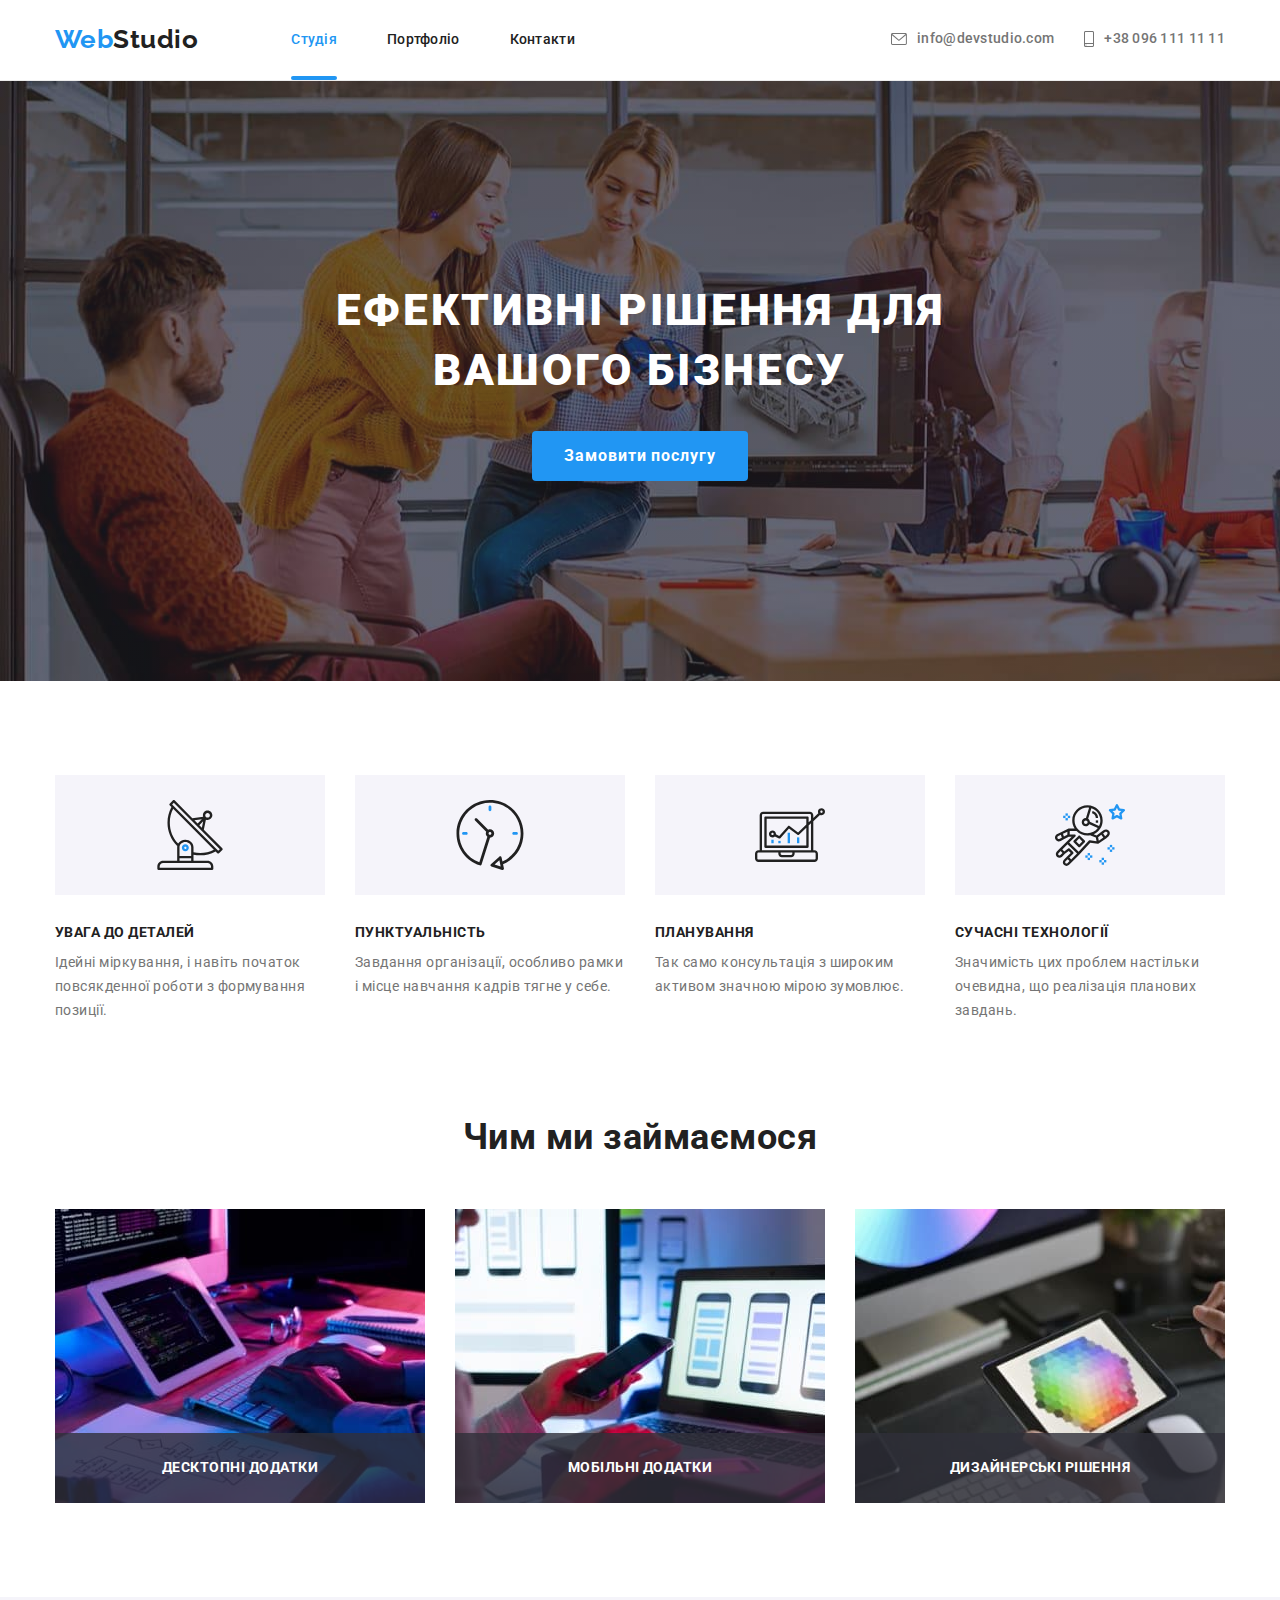
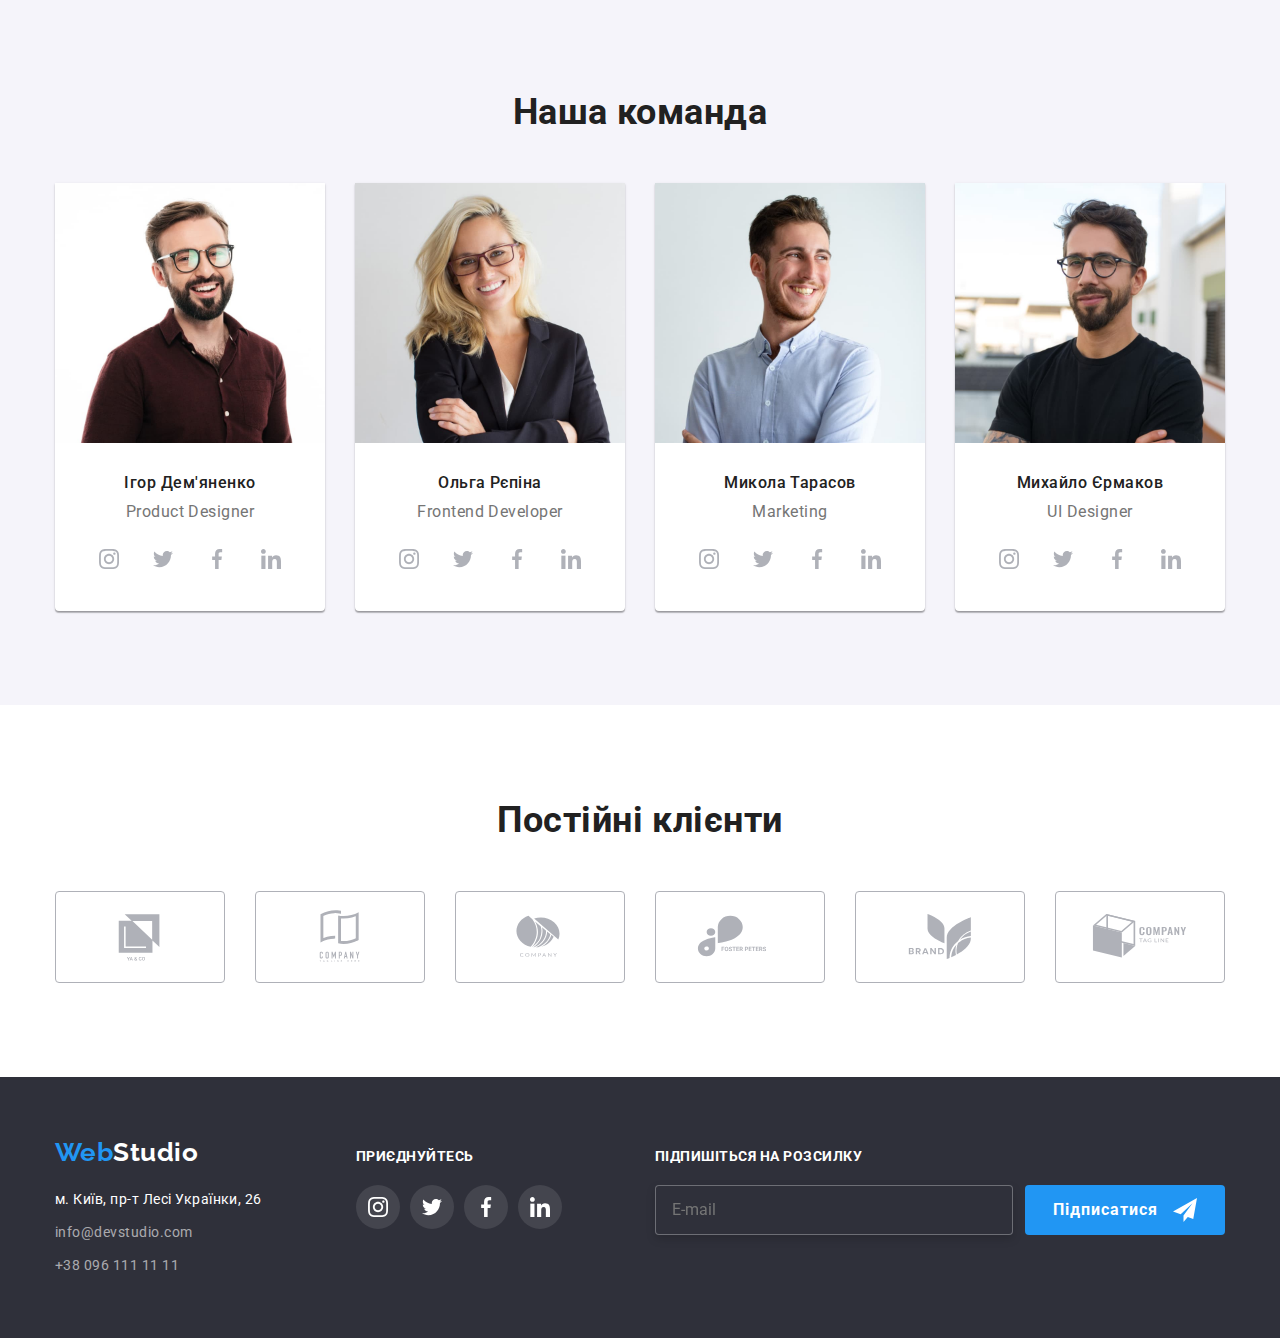
<file: index.html>
<!DOCTYPE html>
<html lang="uk">

<head>
  <meta charset="UTF-8" />
  <meta name="viewport" content="width=device-width, initial-scale=1.0" />
  <title>WebStudio</title>
  <link rel="preconnect" href="https://fonts.googleapis.com">
  <link rel="preconnect" href="https://fonts.gstatic.com" crossorigin>
  <link href="https://fonts.googleapis.com/css2?family=Raleway:wght@700&family=Roboto:wght@400;500;700;900&display=swap"
    rel="stylesheet">
  <link rel="stylesheet" href="https://cdn.jsdelivr.net/npm/modern-normalize@1.1.0/modern-normalize.min.css">
  <link rel="stylesheet" href="./css/main.min.css">
</head>

<body>
  <!-- HEADER -->
  <header class="page-header">
    <div class="container page-header-container">
      <nav class="page-navigation">
        <a class="logo page-navigation__logo link" href="./index.html"><span class="logo__text">Web</span>Studio</a>
        <ul class="menu list">
          <li class="menu__item"><a class="menu__link current link" href="./index.html">Студія</a></li>
          <li class="menu__item"><a class="menu__link link" href="./portfolio.html">Портфоліо</a></li>
          <li class="menu__item"><a class="menu__link link" href="#">Контакти</a></li>
        </ul>
      </nav>
      <ul class="contact-menu list">
        <li class="contact-menu-item"><a class="contact-e-mail link" href="mailto:info@devstudio.com"><svg
              class="contact-icon" width="16px" height="12px">
              <use href="./images/icons.svg#icon-envelope"></use>
            </svg>info@devstudio.com</a>
        </li>
        <li><a class="contact-phone-number link" href="tel:+380961111111"><svg class="contact-icon" width="10px"
              height="16px">
              <use href="./images/icons.svg#icon-smartphone"></use>
            </svg>+38 096 111 11 11</a></li>
      </ul>
    </div>

  </header>
  <main>
    <!-- HERO -->
    <section class="hero">
      <div class="container hero-container">
        <h1 class="hero-title">Ефективні рішення для вашого бізнесу</h1>
        <button class="hero-btn" type="button" data-modal-open>Замовити послугу</button>
      </div>

    </section>
    <!-- ABOUT -->
    <section class="about section">
      <div class="container">
        <h2 class="visually-hidden">Наші переваги</h2>
        <ul class="list about-container">
          <li class="about__list">
            <div class="about-container__icon">
              <svg class="about__icons" aria-label="іконка антени" width="70px" height="70px">
                <use href="./images/icons.svg#icon-antenna"></use>
              </svg>
            </div>
            <h3 class="about__suptitle">УВАГА ДО ДЕТАЛЕЙ</h3>
            <p class="about__text">Ідейні міркування, і навіть початок повсякденної роботи з формування позиції.</p>
          </li>
          <li class="about__list">
            <div class="about-container__icon">
              <svg class="about__icons" aria-label="іконка годинника" width="70px" height="70px">
                <use href="./images/icons.svg#icon-clock"></use>
              </svg>
            </div>
            <h3 class="about__suptitle">ПУНКТУАЛЬНІСТЬ</h3>
            <p class="about__text">Завдання організації, особливо рамки і місце навчання кадрів тягне у себе.</p>
          </li>
          <li class="about__list">
            <div class="about-container__icon">
              <svg class="about__icons" aria-label="іконка діаграми" width="70px" height="70px">
                <use href="./images/icons.svg#icon-diagram"></use>
              </svg>
            </div>
            <h3 class="about__suptitle">ПЛАНУВАННЯ</h3>
            <p class="about__text">Так само консультація з широким активом значною мірою зумовлює.</p>
          </li>
          <li class="about__list">
            <div class="about-container__icon">
              <svg class="about__icons" aria-label="іконка астронавт" width="70px" height="70px">
                <use href="./images/icons.svg#icon-astronaut"></use>
              </svg>
            </div>
            <h3 class="about__suptitle">СУЧАСНІ ТЕХНОЛОГІЇ</h3>
            <p class="about__text">Значимість цих проблем настільки очевидна, що реалізація планових завдань.</p>
          </li>
        </ul>
      </div>

    </section>
    <!-- GALERY -->
    <section class="galery section">
      <div class="container">
        <h2 class="galery__title">Чим ми займаємося</h2>
        <ul class="list galery__container">
          <li class="galery__list"><img class="galery__img" src="./images/photo-a.jpg" alt="Розробка алгоритмів"
              width="370">
            <p class="galery__text">Десктопні додатки</p>
          </li>
          <li class="galery__list"><img class="galery__img" src="./images/photo-b.jpg" alt="Програмування" width="370">
            <p class="galery__text">Мобільні додатки</p>
          </li>
          <li class="galery__list"><img class="galery__img" src="./images/photo-c.jpg" alt="Веб дизайн" width="370">
            <p class="galery__text">Дизайнерські рішення</p>
          </li>
        </ul>
      </div>
    </section>
    <!-- OUR TEAM -->
    <section class="our-team section">
      <div class="container">
        <h2 class="our-team-title">Наша команда</h2>
        <ul class="list our-team-container">
          <li class="our-team-card">
            <img class="our-team-img" src="./images/igor.jpg" alt="Ігор Дем'яненко" width="270">
            <h3 class="our-team-name">Ігор Дем'яненко</h3>
            <p class="our-team-description">Product Designer</p>
            <ul class="social-list">
              <li class="social-list-item list">
                <a href="" class="social-list-link">
                  <svg lang="en" aria-label="instagram icon" class="social-list-icon">
                    <use href="./images/icons.svg#icon-instagram"></use>
                  </svg>
                </a>
              </li>
              <li class="social-list-item list">
                <a href="" class="social-list-link">
                  <svg lang="en" aria-label="twitter icon" class="social-list-icon">
                    <use href="./images/icons.svg#icon-twitter"></use>
                  </svg>
                </a>
              </li>
              <li class="social-list-item list">
                <a href="" class="social-list-link">
                  <svg lang="en" aria-label="facebook icon" class="social-list-icon">
                    <use href="./images/icons.svg#icon-facebook"></use>
                  </svg>
                </a>
              </li>
              <li class="social-list-item list">
                <a href="" class="social-list-link">
                  <svg lang="en" aria-label="linkedin icon" class="social-list-icon">
                    <use href="./images/icons.svg#icon-linkedin"></use>
                  </svg>
                </a>
              </li>
            </ul>
          </li>
          <li class="our-team-card">
            <img class="our-team-img" src="./images/olga.jpg" alt="Ольга Рєпіна" width="270">
            <h3 class="our-team-name">Ольга Рєпіна</h3>
            <p class="our-team-description">Frontend Developer</p>
            <ul class="social-list">
              <li class="social-list-item list">
                <a href="" class="social-list-link">
                  <svg lang="en" aria-label="instagram icon" class="social-list-icon">
                    <use href="./images/icons.svg#icon-instagram"></use>
                  </svg>
                </a>
              </li>
              <li class="social-list-item list">
                <a href="" class="social-list-link">
                  <svg lang="en" aria-label="twitter icon" class="social-list-icon">
                    <use href="./images/icons.svg#icon-twitter"></use>
                  </svg>
                </a>
              </li>
              <li class="social-list-item list">
                <a href="" class="social-list-link">
                  <svg lang="en" aria-label="facebook icon" class="social-list-icon">
                    <use href="./images/icons.svg#icon-facebook"></use>
                  </svg>
                </a>
              </li>
              <li class="social-list-item list">
                <a href="" class="social-list-link">
                  <svg lang="en" aria-label="linkedin icon" class="social-list-icon">
                    <use href="./images/icons.svg#icon-linkedin"></use>
                  </svg>
                </a>
              </li>
            </ul>
          </li>
          <li class="our-team-card">
            <img class="our-team-img" src="./images/mykola.jpg" alt="Микола Тарасов" width="270">
            <h3 class="our-team-name">Микола Тарасов</h3>
            <p class="our-team-description">Marketing</p>
            <ul class="social-list">
              <li class="social-list-item list">
                <a href="" class="social-list-link">
                  <svg lang="en" aria-label="instagram icon" class="social-list-icon">
                    <use href="./images/icons.svg#icon-instagram"></use>
                  </svg>
                </a>
              </li>
              <li class="social-list-item list">
                <a href="" class="social-list-link">
                  <svg lang="en" aria-label="twitter icon" class="social-list-icon">
                    <use href="./images/icons.svg#icon-twitter"></use>
                  </svg>
                </a>
              </li>
              <li class="social-list-item list">
                <a href="" class="social-list-link">
                  <svg lang="en" aria-label="facebook icon" class="social-list-icon">
                    <use href="./images/icons.svg#icon-facebook"></use>
                  </svg>
                </a>
              </li>
              <li class="social-list-item list">
                <a href="" class="social-list-link">
                  <svg lang="en" aria-label="linkedin icon" class="social-list-icon">
                    <use href="./images/icons.svg#icon-linkedin"></use>
                  </svg>
                </a>
              </li>
            </ul>
          </li>
          <li class="our-team-card">
            <img class="our-team-img" src="./images/mykhaylo.jpg" alt="Михайло Єрмаков" width="270">
            <h3 class="our-team-name">Михайло Єрмаков</h3>
            <p class="our-team-description">UI Designer</p>
            <ul class="social-list">
              <li class="social-list-item list">
                <a href="" class="social-list-link">
                  <svg lang="en" aria-label="instagram icon" class="social-list-icon">
                    <use href="./images/icons.svg#icon-instagram"></use>
                  </svg>
                </a>
              </li>
              <li class="social-list-item list">
                <a href="" class="social-list-link">
                  <svg lang="en" aria-label="twitter icon" class="social-list-icon">
                    <use href="./images/icons.svg#icon-twitter"></use>
                  </svg>
                </a>
              </li>
              <li class="social-list-item list">
                <a href="" class="social-list-link">
                  <svg lang="en" aria-label="facebook icon" class="social-list-icon">
                    <use href="./images/icons.svg#icon-facebook"></use>
                  </svg>
                </a>
              </li>
              <li class="social-list-item list">
                <a href="" class="social-list-link">
                  <svg lang="en" aria-label="linkedin icon" class="social-list-icon">
                    <use href="./images/icons.svg#icon-linkedin"></use>
                  </svg>
                </a>
              </li>
            </ul>
          </li>
        </ul>
      </div>

    </section>
    <!-- CLIENTS -->
    <section class="clients section">
      <div class="container">
        <h2 class="clients-title">Постійні клієнти</h2>
        <ul class="clients-list list">
          <li class="clients-item">
            <a class="clients-link" href=""><svg class="clients-icon" aria-label="іконка компанії" width="106px"
                height="60px">
                <use href="./images/icons.svg#icon-logo1"></use>
              </svg></a>
          </li>
          <li class="clients-item">
            <a class="clients-link" href=""><svg class="clients-icon" aria-label="іконка компанії" width="106px"
                height="60px">
                <use href="./images/icons.svg#icon-logo2"></use>
              </svg></a>
          </li>
          <li class="clients-item">
            <a class="clients-link" href=""><svg class="clients-icon" aria-label="іконка компанії" width="106px"
                height="60px">
                <use href="./images/icons.svg#icon-logo3"></use>
              </svg></a>
          </li>
          <li class="clients-item">
            <a class="clients-link" href=""><svg class="clients-icon" aria-label="іконка компанії" width="106px"
                height="60px">
                <use href="./images/icons.svg#icon-logo4"></use>
              </svg></a>
          </li>
          <li class="clients-item">
            <a class="clients-link" href=""><svg class="clients-icon" aria-label="іконка компанії" width="106px"
                height="60px">
                <use href="./images/icons.svg#icon-logo5"></use>
              </svg></a>
          </li>
          <li class="clients-item">
            <a class="clients-link" href=""><svg class="clients-icon" aria-label="іконка компанії" width="106px"
                height="60px">
                <use href="./images/icons.svg#icon-logo6"></use>
              </svg></a>
          </li>
        </ul>
      </div>
    </section>
  </main>
  <!--FOOTER-->
  <footer>
    <div class="container footer-container">
      <div class="footer-contact-container">
        <a class="footer-logo link" href="./index.html"><span class="footer-logo__text">Web</span>Studio</a>
        <address>
          <ul class="list footer-list">
            <li class="foooter-item">
              <a class="footer-contact-address link" href="https://goo.gl/maps/CPtrU1FHBa2aNyZL9" target="_blank"
                rel="noopener noreferrer nofollow">м. Київ, пр-т Лесі Українки, 26</a>
            </li>
            <li class="foooter-item">
              <a class="footer-contact-e-mail link" href="mailto:info@devstudio.com">info@devstudio.com</a>
            </li>
            <li class="foooter-item">
              <a class="footer-contact-phone link" href="tel:+380961111111">+38 096 111 11 11</a>
            </li>
          </ul>
        </address>
      </div>
      <div class="social-links-footer">
        <p class="social-links-footer-title">приєднуйтесь</p>
        <ul class="social-links-footer-list list">
          <li class="social-links-footer-item">
            <a class="footer-social-link" href="">
              <svg class="footer-social-icon" width="20px" height="20px">
                <use href="./images/icons.svg#icon-instagram"></use>
              </svg>
            </a>
          </li>
          <li class="social-links-footer-item">
            <a class="footer-social-link" href="">
              <svg class="footer-social-icon" width="20px" height="20px">
                <use href="./images/icons.svg#icon-twitter"></use>
              </svg>
            </a>
          </li>
          <li class="social-links-footer-item">
            <a class="footer-social-link" href="">
              <svg class="footer-social-icon" width="20px" height="20px">
                <use href="./images/icons.svg#icon-facebook"></use>
              </svg>
            </a>
          </li>
          <li class="social-links-footer-item">
            <a class="footer-social-link" href="">
              <svg class="footer-social-icon" width="20px" height="20px">
                <use href="./images/icons.svg#icon-linkedin"></use>
              </svg>
            </a>
          </li>
        </ul>
      </div>
      <div class="footer-submit">
        <p class="footer-submit-title">Підпишіться на розсилку</p>
        <form class="footer-submit-form">
          <label class="footer-submit-label">
            <input type="email" name="user_e-mail" class="footer-submit-e-mail" placeholder="E-mail" required>
          </label>
          <button type="submit" class="footer-submit-btn">Підписатися<svg class="footer-submit-btn-icon">
              <use href="./images/icons.svg#icon-send"></use>
            </svg></button>
        </form>
      </div>
    </div>
  </footer>
  <!-- FOOTER -->

  <!-- BACKDROP -->
  <div class="backdrop is-hidden" data-modal>
    <div class="modal">
      <button class="modal-close-btn" data-modal-close>
        <svg class="modal-close-icon">
          <use href="./images/icons.svg#icon-close"></use>
        </svg>
      </button>
      <p class="modal-form-title">Залиште свої дані, ми вам передзвонимо</p>
      <form class="modal-form">
        <label class="modal-form-field">
          <span class="modal-form-field-desc">Ім'я</span>
          <span class="modal-form-input-wraper">
            <input type="text" class="modal-form-input" required pattern="[a-zA-zа-яА-яіІїЇ]+" name="user_name">
            <svg class="modal-form-input-icon">
              <use href="./images/icons.svg#icon-person"></use>
            </svg>
          </span>
        </label>
        <label class="modal-form-field">
          <span class="modal-form-field-desc">Телефон</span>
          <span class="modal-form-input-wraper">
            <input type="tel" class="modal-form-input" required pattern="[0-9]{3}-[0-9]{3}-[0-9]{2}-[0-9]{2}"
              title="XXX-XXX-XX-XX" name="user_phone">
            <svg class="modal-form-input-icon">
              <use href="./images/icons.svg#icon-phone"></use>
            </svg>
          </span>
        </label>
        <label class="modal-form-field">
          <span class="modal-form-field-desc">Пошта</span>
          <span class="modal-form-input-wraper">
            <input type="email" class="modal-form-input" required name="user-email">
            <svg class="modal-form-input-icon">
              <use href="./images/icons.svg#icon-email"></use>
            </svg>
          </span>
        </label>
        <label class="modal-form-textarea">
          <span class="modal-form-field-desc">Коментар</span>
          <textarea name="user_message" class="modal-form-message" placeholder="Введіть текст"></textarea>
        </label>
        <label class="modal-form-check-field">
          <input type="checkbox" class="modal-form-check" name="user_policy" required>
          <svg class="modal-form-own-checkbox">
            <use class="modal-form-own-checkbox-icon" href="./images/icons.svg#icon-check"></use>
          </svg>
          Погоджуюся з розсилкою та приймаю&nbsp;<a class="modal-form-href" href="">Умови договору</a>
        </label>
        <button type="submit" class="modal-form-submit">Відправити</button>
      </form>
    </div>
  </div>
  <script src="./js/modal.js"></script>
</body>

</html>
</file>
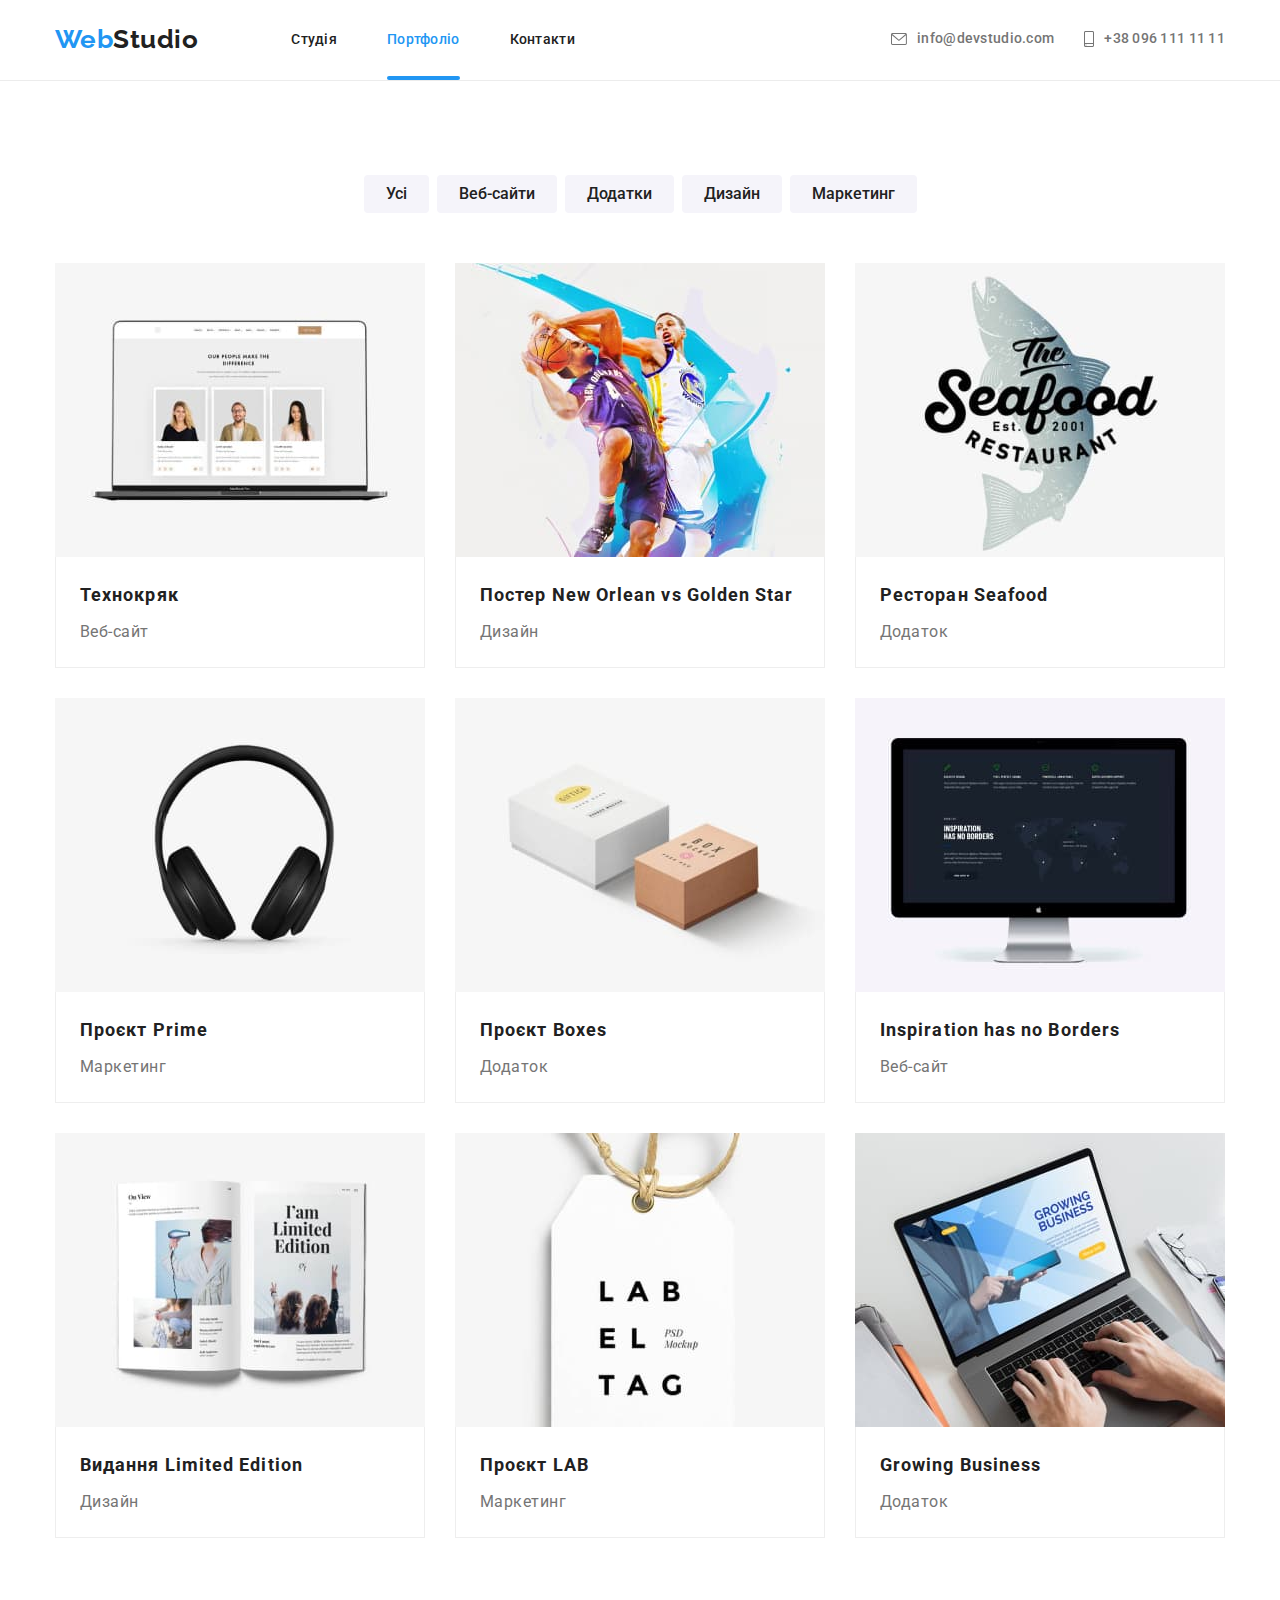
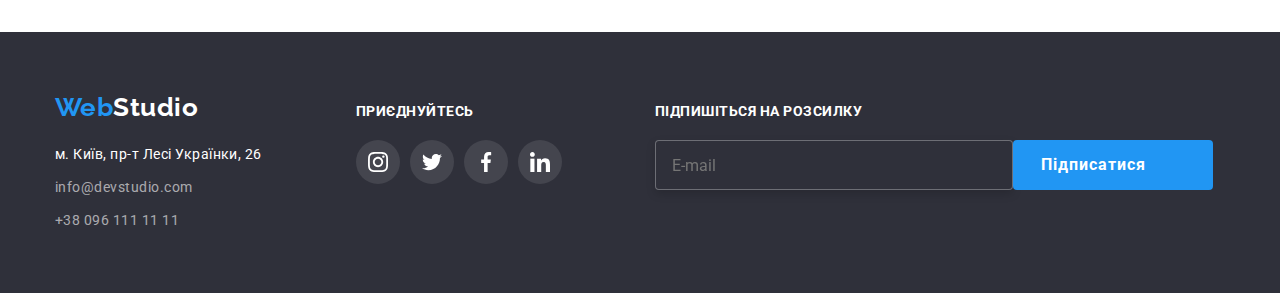
<file: portfolio.html>
<!DOCTYPE html>
<html lang="en">

<head>
    <meta charset="UTF-8">
    <meta http-equiv="X-UA-Compatible" content="IE=edge">
    <meta name="viewport" content="width=device-width, initial-scale=1.0">
    <title>Portfolio</title>
    <link rel="preconnect" href="https://fonts.googleapis.com">
    <link rel="preconnect" href="https://fonts.gstatic.com" crossorigin>
    <link
        href="https://fonts.googleapis.com/css2?family=Raleway:wght@700&family=Roboto:wght@400;500;700;900&display=swap"
        rel="stylesheet">
    <link rel="stylesheet" href="https://cdn.jsdelivr.net/npm/modern-normalize@1.1.0/modern-normalize.min.css">
    <link rel="stylesheet" href="./css/main.min.css">
</head>

<body>
    <!-- HEADER -->
    <header class="page-header">
        <div class="container page-header-container">
            <nav class="page-navigation">
                <a class="logo page-navigation__logo link" href="./index.html"><span
                        class="logo__text">Web</span>Studio</a>
                <ul class="menu list">
                    <li class="menu__item"><a class="menu__link link" href="./index.html">Студія</a></li>
                    <li class="menu__item"><a class="menu__link current link" href="./portfolio.html">Портфоліо</a></li>
                    <li class="menu__item"><a class="menu__link link" href="#">Контакти</a></li>
                </ul>
            </nav>
            <ul class="contact-menu list">
                <li class="contact-menu-item"><a class="contact-e-mail link" href="mailto:info@devstudio.com"><svg
                            class="contact-icon" width="16px" height="12px">
                            <use href="./images/icons.svg#icon-envelope"></use>
                        </svg>info@devstudio.com</a>
                </li>
                <li><a class="contact-phone-number link" href="tel:+380961111111"><svg class="contact-icon" width="10px"
                            height="16px">
                            <use href="./images/icons.svg#icon-smartphone"></use>
                        </svg>+38 096 111 11 11</a></li>
            </ul>
        </div>

    </header>
    <main>
        <section class="filter">
            <div class="container">
                <h1 class="visually-hidden">НАШІ РОБОТИ</h1>
                <ul class="list filter-container">
                    <li><button type="button" class="filter-btn">Усі</button></li>
                    <li><button type="button" class="filter-btn">Веб-сайти</button></li>
                    <li><button type="button" class="filter-btn">Додатки</button></li>
                    <li><button type="button" class="filter-btn">Дизайн</button></li>
                    <li><button type="button" class="filter-btn">Маркетинг</button></li>
                </ul>
                <ul class="project list">
                    <li class="project-list">
                        <a class="project-link link" href="">
                            <div class="project-list-img-wraper">
                                <img src="./images/po-1.jpg" alt="Технокряк" width="370">
                                <p class="overlay">Ресурс пропонує комплексні пропозиції з різним рівнем функціоналу та
                                    сервісів. Все це дозволить відвідувачу отримати
                                    вичерпні відомості про компанію чи приватну особу.</p>
                            </div>
                            <div class="project-description">
                                <h3 class="project-suptitle">Технокряк</h3>
                                <p class="project-text">Веб-сайт</p>
                            </div>
                        </a>
                    </li>
                    <li class="project-list">
                        <a class="project-link link" href="">
                            <div class="project-list-img-wraper">
                                <img src="./images/po-2.jpg" alt="Постер New Orlean vs Golden Star" width="370">
                                <p class="overlay">Ресурс пропонує комплексні пропозиції з різним рівнем функціоналу та
                                    сервісів. Все це дозволить відвідувачу отримати
                                    вичерпні відомості про компанію чи приватну особу.</p>
                            </div>
                            <div class="project-description">
                                <h3 class="project-suptitle">Постер New Orlean vs Golden Star</h3>
                                <p class="project-text">Дизайн</p>
                            </div>
                        </a>
                    </li>
                    <li class="project-list">
                        <a class="project-link link" href="">
                            <div class="project-list-img-wraper">
                                <img src="./images/po-3.jpg" alt="Ресторан Seafood" width="370">
                                <p class="overlay">Ресурс пропонує комплексні пропозиції з різним рівнем функціоналу та
                                    сервісів. Все це дозволить відвідувачу отримати
                                    вичерпні відомості про компанію чи приватну особу.</p>
                            </div>
                            <div class="project-description">
                                <h3 class="project-suptitle">Ресторан Seafood</h3>
                                <p class="project-text">Додаток</p>
                            </div>
                        </a>
                    </li>
                    <li class="project-list">
                        <a class="project-link link" href="">
                            <div class="project-list-img-wraper">
                                <img src="./images/po-4.jpg" alt="Проєкт Prime" width="370">
                                <p class="overlay">Ресурс пропонує комплексні пропозиції з різним рівнем функціоналу та
                                    сервісів. Все це дозволить відвідувачу отримати
                                    вичерпні відомості про компанію чи приватну особу.</p>
                            </div>
                            <div class="project-description">
                                <h3 class="project-suptitle">Проєкт Prime</h3>
                                <p class="project-text">Маркетинг</p>
                            </div>
                        </a>
                    </li>
                    <li class="project-list">
                        <a class="project-link link" href="">
                            <div class="project-list-img-wraper">
                                <img src="./images/po-5.jpg" alt="Проєкт Boxes" width="370">
                                <p class="overlay">Ресурс пропонує комплексні пропозиції з різним рівнем функціоналу та
                                    сервісів. Все це дозволить відвідувачу отримати
                                    вичерпні відомості про компанію чи приватну особу.</p>
                            </div>
                            <div class="project-description">
                                <h3 class="project-suptitle">Проєкт Boxes</h3>
                                <p class="project-text">Додаток</p>
                            </div>
                        </a>
                    </li>
                    <li class="project-list">
                        <a class="project-link link" href="">
                            <div class="project-list-img-wraper">
                                <img src="./images/po-6.jpg" alt="Inspiration has no Borders" width="370">
                                <p class="overlay">Ресурс пропонує комплексні пропозиції з різним рівнем функціоналу та
                                    сервісів. Все це дозволить відвідувачу отримати
                                    вичерпні відомості про компанію чи приватну особу.</p>
                            </div>
                            <div class="project-description">
                                <h3 class="project-suptitle">Inspiration has no Borders</h3>
                                <p class="project-text">Веб-сайт</p>
                            </div>
                        </a>
                    </li>
                    <li class="project-list">
                        <a class="project-link link" href="">
                            <div class="project-list-img-wraper">
                                <img src="./images/po-7.jpg" alt="Видання Limited Edition" width="370">
                                <p class="overlay">Ресурс пропонує комплексні пропозиції з різним рівнем функціоналу та
                                    сервісів. Все це дозволить відвідувачу отримати
                                    вичерпні відомості про компанію чи приватну особу.</p>
                            </div>
                            <div class="project-description">
                                <h3 class="project-suptitle">Видання Limited Edition</h3>
                                <p class="project-text">Дизайн</p>
                            </div>
                        </a>
                    </li>
                    <li class="project-list">
                        <a class="project-link link" href="">
                            <div class="project-list-img-wraper">
                                <img src="./images/po-8.jpg" alt="Проєкт LAB" width="370">
                                <p class="overlay">Ресурс пропонує комплексні пропозиції з різним рівнем функціоналу та
                                    сервісів. Все це дозволить відвідувачу отримати
                                    вичерпні відомості про компанію чи приватну особу.</p>
                            </div>
                            <div class="project-description">
                                <h3 class="project-suptitle">Проєкт LAB</h3>
                                <p class="project-text">Маркетинг</p>
                            </div>
                        </a>
                    </li>
                    <li class="project-list">
                        <a class="project-link link" href="">
                            <div class="project-list-img-wraper">
                                <img src="./images/po-9.jpg" alt="Growing Business" width="370">
                                <p class="overlay">Ресурс пропонує комплексні пропозиції з різним рівнем функціоналу та
                                    сервісів. Все це дозволить відвідувачу отримати
                                    вичерпні відомості про компанію чи приватну особу.</p>
                            </div>
                            <div class="project-description">
                                <h3 class="project-suptitle">Growing Business</h3>
                                <p class="project-text">Додаток</p>
                            </div>
                        </a>
                    </li>
                </ul>
            </div>

        </section>
    </main>
    <!--FOOTER-->
    <footer>
        <div class="container footer-container">
            <div class="footer-contact-container">
                <a class="footer-logo link" href="./index.html"><span class="footer-logo__text">Web</span>Studio</a>
                <address>
                    <ul class="list footer-list">
                        <li class="foooter-item">
                            <a class="footer-contact-address link" href="https://goo.gl/maps/CPtrU1FHBa2aNyZL9"
                                target="_blank" rel="noopener noreferrer nofollow">м. Київ, пр-т Лесі Українки, 26</a>
                        </li>
                        <li class="foooter-item">
                            <a class="footer-contact-e-mail link"
                                href="mailto:info@devstudio.com">info@devstudio.com</a>
                        </li>
                        <li class="foooter-item">
                            <a class="footer-contact-phone link" href="tel:+380961111111">+38 096 111 11 11</a>
                        </li>
                    </ul>
                </address>
            </div>
            <div class="social-links-footer">
                <p class="social-links-footer-title">приєднуйтесь</p>
                <ul class="social-links-footer-list list">
                    <li class="social-links-footer-item">
                        <a class="footer-social-link" href="">
                            <svg class="footer-social-icon" width="20px" height="20px">
                                <use href="./images/icons.svg#icon-instagram"></use>
                            </svg>
                        </a>
                    </li>
                    <li class="social-links-footer-item">
                        <a class="footer-social-link" href="">
                            <svg class="footer-social-icon" width="20px" height="20px">
                                <use href="./images/icons.svg#icon-twitter"></use>
                            </svg>
                        </a>
                    </li>
                    <li class="social-links-footer-item">
                        <a class="footer-social-link" href="">
                            <svg class="footer-social-icon" width="20px" height="20px">
                                <use href="./images/icons.svg#icon-facebook"></use>
                            </svg>
                        </a>
                    </li>
                    <li class="social-links-footer-item">
                        <a class="footer-social-link" href="">
                            <svg class="footer-social-icon" width="20px" height="20px">
                                <use href="./images/icons.svg#icon-linkedin"></use>
                            </svg>
                        </a>
                    </li>
                </ul>
            </div>
            <div class="footer-submit">
                <p class="footer-submit-title">Підпишіться на розсилку</p>
                <form class="footer-submit-form">
                    <label>
                        <input type="email" name="user_e-mail" class="footer-submit-e-mail" placeholder="E-mail"
                            required>
                    </label>
                    <div class="footer-submit-btn-wraper">
                        <button type="submit" class="footer-submit-btn">Підписатися</button>
                        <svg class="footer-submit-btn-icon">
                            <use href="./images/icons.svg#icon-send"></use>
                        </svg>
                    </div>
                </form>
            </div>
        </div>
    </footer>
</body>

</html>
</file>
<file: css/main.min.css>
:root{--primary-fonts: "Roboto", sans-serif;--secondary-fonts: "Raleway", sans-serif;--body-background-color: #ffffff;--primary-background-color: #2f303a;--secondary-background-color: #f5f4fa;--primary-text-color-theme-light: #757575;--secondary-text-color-theme-light: #212121;--primary-text-color-theme-dark: #ffffff;--secondary-text-color-theme-dark: rgba(255, 255, 255, 0.6);--accent-color: #2196f3;--accent-color-hero-btn: #188ce8}.visually-hidden{position:absolute;white-space:nowrap;width:1px;height:1px;overflow:hidden;border:0;padding:0;clip:rect(0 0 0 0);clip-path:inset(50%);margin:-1px}.modal-form-check-field,.modal-close-btn{display:flex;align-items:center;justify-content:center}.backdrop{position:fixed;top:0;left:0;z-index:100;width:100%;height:100%;background-color:rgba(0,0,0,.2);transition:opacity 250ms cubic-bezier(0.4, 0, 0.2, 1),visibility 250ms cubic-bezier(0.4, 0, 0.2, 1)}.backdrop.is-hidden{visibility:hidden;opacity:0;pointer-events:none}.modal{position:absolute;top:50%;left:50%;transform:translate(-50%, -50%);width:528px;height:580px;padding:40px;background-color:var(--body-background-color)}.modal-close-btn{position:absolute;top:8px;right:8px;width:30px;height:30px;border-radius:50%;background-color:var(--body-background-color);border:1px solid rgba(0,0,0,.1);padding:0}.modal-close-icon{width:11px;height:11px}.modal-close-btn:focus .modal-close-icon,.modal-close-btn:hover .modal-close-icon{fill:var(--accent-color)}.modal-form-title{font-size:20px;font-weight:700;line-height:1.15;text-align:center;margin-bottom:12px;color:var(--secondary-text-color-theme-light)}.modal-form{display:flex;flex-direction:column}.modal-form-input{width:100%;height:40px;padding-left:42px;border:1px solid rgba(33,33,33,.2);border-radius:4px;transition:border-color 250ms cubic-bezier(0.4, 0, 0.2, 1)}.modal-form-input:hover,.modal-form-input:focus{outline:none;border-color:var(--accent-color)}.modal-form-input-icon{position:absolute;top:50%;transform:translateY(-50%);left:12px;width:18px;height:18px;color:var(--secondary-text-color-theme-light);transition:fill 250ms cubic-bezier(0.4, 0, 0.2, 1)}.modal-form-input:hover+.modal-form-input-icon,.modal-form-input:focus+.modal-form-input-icon{fill:var(--accent-color)}.modal-form-field-desc{display:block;margin-bottom:4px;font-size:12px;font-weight:400;line-height:1.1666666667;letter-spacing:.01em;color:var(--primary-text-color-theme-light)}.modal-form-field{margin-bottom:10px}.modal-form-textarea{margin-bottom:20px}.modal-form-input-wraper{position:relative;display:block}.modal-form-message{display:block;width:100%;height:120px;padding:12px 16px;border:1px solid rgba(33,33,33,.2);border-radius:4px;transition:border-color 250ms cubic-bezier(0.4, 0, 0.2, 1);resize:none}.modal-form-message::placeholder{font-size:12px;font-weight:400;line-height:1.1666666667;letter-spacing:.01em;color:rgba(117,117,117,.5)}.modal-form-message:hover,.modal-form-message:focus{outline:none;border-color:var(--accent-color)}.modal-form-check-field{margin-bottom:30px;font-weight:400;font-size:14px;line-height:1.71;color:var(--primary-text-color-theme-light)}.modal-form-href{color:var(--accent-color)}.modal-form-check{position:absolute;appearance:none}.modal-form-own-checkbox{width:16px;height:15px;border:1px solid var(--secondary-text-color-theme-light);border-radius:3px;cursor:pointer;margin-right:8px;transition:background-color 250ms cubic-bezier(0.4, 0, 0.2, 1)}.modal-form-check:checked+.modal-form-own-checkbox{background-color:var(--accent-color)}.modal-form-check:hover+.modal-form-own-checkbox,.modal-form-check:focus+.modal-form-own-checkbox{border-color:var(--accent-color)}.modal-form-own-checkbox-icon{display:none}.modal-form-check:checked+.modal-form-own-checkbox .modal-form-own-checkbox-icon{display:block}.modal-form-submit{color:var(--primary-text-color-theme-dark);background-color:var(--accent-color);font-weight:700;font-size:16px;line-height:1.88;display:block;letter-spacing:.06em;padding:10px 32px;min-width:200px;margin-left:auto;margin-right:auto;border:0px;border-radius:4px;transition:background-color 250ms cubic-bezier(0.4, 0, 0.2, 1)}.modal-form-submit:hover,.modal-form-submit:focus{background:var(--accent-color-hero-btn);box-shadow:0px 4px 4px rgba(0,0,0,.15)}h1,h2,h3,h4,p{margin-top:0;margin-bottom:0}ol,ul{margin-top:0;margin-bottom:0;padding-left:0}.link{text-decoration:none}.list{list-style:none}img{display:block;min-width:100%;height:auto}body{font-family:var(--primary-fonts);letter-spacing:.03em;background-color:var(--body-background-color)}button{cursor:pointer}.section{padding-top:94px;padding-bottom:94px}.container{width:1200px;margin-left:auto;margin-right:auto;padding-left:15px;padding-right:15px}header{border-bottom:1px solid #ececec}.page-header-container{display:flex;justify-content:space-between}.page-header{padding-top:24px;padding-bottom:25px}.page-navigation{display:flex;align-items:center}.menu{display:flex}.menu__item:not(:last-child){margin-right:50px}.logo{font-family:var(--secondary-fonts);font-weight:700;font-size:26px;line-height:1.19;color:var(--secondary-text-color-theme-light)}.page-navigation__logo{margin-right:93px}.logo__text{color:var(--accent-color)}.menu__link{position:relative;font-weight:500;font-size:14px;line-height:1.86;letter-spacing:.02em;color:var(--secondary-text-color-theme-light);padding-top:32px;padding-bottom:32px;transition-property:color;transition-duration:250ms;transition-timing-function:cubic-bezier(0.4, 0, 0.2, 1)}.menu__link:hover,.menu__link:focus{color:var(--accent-color)}.menu__link.current::after{content:"";display:block;position:absolute;width:100%;height:4px;border-radius:2px;background:var(--accent-color);bottom:-1px}.menu .menu__link.current{color:var(--accent-color)}.contact-menu{display:flex;align-items:center}.contact-phone-number{display:flex;column-gap:10px;align-items:center;justify-content:center;font-weight:500;font-size:14px;line-height:1.14;letter-spacing:.02em;color:var(--primary-text-color-theme-light);transition-property:color;transition-duration:250ms;transition-timing-function:cubic-bezier(0.4, 0, 0.2, 1)}.contact-phone-number:hover,.contact-phone-number:focus{color:var(--accent-color)}.contact-e-mail{display:flex;column-gap:10px;align-items:center;justify-content:center;font-weight:500;font-size:14px;line-height:1.14;letter-spacing:.02em;color:var(--primary-text-color-theme-light);transition-property:color;transition-duration:250ms;transition-timing-function:cubic-bezier(0.4, 0, 0.2, 1)}.contact-e-mail:hover,.contact-e-mail:focus{color:var(--accent-color)}.contact-icon{fill:var(--primary-text-color-theme-light)}.contact-phone-number:hover .contact-icon,.contact-phone-number:focus .contact-icon,.contact-e-mail:hover .contact-icon,.contact-e-mail:hover .contact-icon{fill:var(--accent-color)}.contact-menu-item{margin-right:30px}.hero{max-width:1600px;background-color:var(--primary-background-color);padding-top:200px;padding-bottom:200px;margin-left:auto;margin-right:auto;align-items:center;text-align:center;background-image:linear-gradient(rgba(47, 48, 58, 0.4), rgba(47, 48, 58, 0.4)),url("../images/bg-img.jpg");background-size:cover}.hero-title{width:696px;margin:0 auto;font-weight:900;font-size:44px;line-height:1.36;letter-spacing:.06em;text-transform:uppercase;color:var(--primary-text-color-theme-dark);margin-bottom:30px}.hero-btn{color:var(--primary-text-color-theme-dark);background-color:var(--accent-color);font-weight:700;font-size:16px;line-height:1.88;display:block;letter-spacing:.06em;padding:10px 32px;min-width:216px;margin-left:auto;margin-right:auto;border:0px;border-radius:4px;transition-property:background-color;transition-duration:250ms;transition-timing-function:cubic-bezier(0.4, 0, 0.2, 1)}.hero-btn:hover,.hero-btn:focus{background:var(--accent-color-hero-btn);box-shadow:0px 4px 4px rgba(0,0,0,.15)}.about-container{display:flex;justify-content:space-between}.about__list{flex-basis:calc((100% - 90px)/4)}.about{padding-bottom:0px}.about__suptitle{font-weight:700;font-size:14px;line-height:1.14;text-transform:uppercase;color:var(--secondary-text-color-theme-light);margin-bottom:10px}.about__text{font-style:normal;font-size:14px;line-height:1.71;color:var(--primary-text-color-theme-light)}.about-container__icon{display:flex;width:270px;height:120px;align-items:center;justify-content:center;margin-bottom:30px;background-color:var(--secondary-background-color)}.galery__container{display:flex;flex-wrap:wrap;gap:30px}.galery__list{flex-basis:calc((100% - 60px)/3);position:relative}.galery__title{font-weight:700;font-size:36px;line-height:1.17;text-align:center;color:var(--secondary-text-color-theme-light);margin-bottom:50px}.galery__text{display:flex;position:absolute;width:100%;align-items:center;justify-content:center;bottom:0;height:70px;background-color:rgba(47,48,58,.8);font-weight:700;font-size:14px;line-height:1.14;text-transform:uppercase;color:var(--primary-text-color-theme-dark)}.our-team-container{display:flex;flex-wrap:wrap;gap:30px}.our-team{background-color:var(--secondary-background-color)}.our-team-title{margin-bottom:50px;font-weight:700;font-size:36px;line-height:1.17;text-align:center;color:var(--secondary-text-color-theme-light)}.our-team-name{padding-top:30px;font-weight:500;font-size:16px;line-height:1.19;text-align:center;color:var(--secondary-text-color-theme-light);margin-bottom:10px}.our-team-card{flex-basis:calc((100% - 90px)/4);background:#fff;box-shadow:0px 1px 3px rgba(0,0,0,.12),0px 1px 1px rgba(0,0,0,.14),0px 2px 1px rgba(0,0,0,.2);border-radius:0px 0px 4px 4px}.our-team-description{font-size:16px;line-height:1.19;text-align:center;color:var(--primary-text-color-theme-light);margin-bottom:16px}.social-list{display:flex;justify-content:center;column-gap:10px;padding-bottom:30px}.social-list-link{display:flex;align-items:center;justify-content:center;width:44px;height:44px;border-radius:50%;background-color:#fff;transition-property:background-color;transition-duration:250ms;transition-timing-function:cubic-bezier(0.4, 0, 0.2, 1)}.social-list-link:hover,.social-list-link:focus{background-color:var(--accent-color)}.social-list-icon{width:20px;height:20px;fill:#afb1b8;transition-property:fill;transition-duration:250ms;transition-timing-function:cubic-bezier(0.4, 0, 0.2, 1)}.social-list-link:hover .social-list-icon,.social-list-link:focus .social-list-icon{fill:#fff}.clients{background-color:var(--body-background-color)}.clients-title{margin-bottom:50px;font-weight:700;font-size:36px;line-height:1.17;text-align:center;color:var(--secondary-text-color-theme-light)}.clients-list{display:flex;align-items:center;gap:30px;justify-content:center}.clients-link{display:flex;justify-content:center;align-items:center;border:1px solid;border-color:#afb1b8;border-radius:4px;height:92px;width:170px;transition-property:border-color;transition-duration:250ms;transition-timing-function:cubic-bezier(0.4, 0, 0.2, 1)}.clients-link:hover,.clients-link:focus{border-color:var(--accent-color)}.clients-icon{fill:#afb1b8;transition-property:fill;transition-duration:250ms;transition-timing-function:cubic-bezier(0.4, 0, 0.2, 1)}.clients-link:hover .clients-icon,.clients-link:focus .clients-icon{fill:var(--accent-color)}footer{background-color:var(--primary-background-color);padding-top:60px;padding-bottom:60px}.footer-container{display:flex;align-items:baseline}.footer-logo{display:block;font-family:var(--secondary-fonts);font-weight:700;font-size:26px;line-height:1.19;color:var(--primary-text-color-theme-dark);margin-bottom:20px}.footer-logo__text{color:var(--accent-color)}.foooter-item:not(:last-child){margin-bottom:9px}.footer-contact-container{width:231px}.footer-contact-address{font-style:normal;font-size:14px;line-height:1.71;color:var(--primary-text-color-theme-dark);margin-bottom:9px;transition-property:color;transition-duration:250ms;transition-timing-function:cubic-bezier(0.4, 0, 0.2, 1)}.footer-contact-address:hover,.footer-contact-address:focus{color:var(--accent-color)}.footer-contact-e-mail{font-style:normal;font-size:14px;line-height:1.71;color:var(--secondary-text-color-theme-dark);margin-bottom:9px;transition-property:color;transition-duration:250ms;transition-timing-function:cubic-bezier(0.4, 0, 0.2, 1)}.footer-contact-e-mail:hover,.footer-contact-e-mail:focus{color:var(--accent-color)}.footer-contact-phone{font-style:normal;font-size:14px;line-height:1.71;color:var(--secondary-text-color-theme-dark);transition-property:color;transition-duration:250ms;transition-timing-function:cubic-bezier(0.4, 0, 0.2, 1)}.footer-contact-phone:hover,.footer-contact-phone:focus{color:var(--accent-color)}.social-links-footer{margin-left:70px}.social-links-footer-title{font-weight:700;font-size:14px;line-height:1.14;text-transform:uppercase;margin-bottom:20px;color:var(--primary-text-color-theme-dark)}.social-links-footer-list{display:flex;justify-content:center;align-items:center;column-gap:10px}.footer-social-link{display:flex;align-items:center;justify-content:center;background-color:rgba(255,255,255,.1);border-radius:50%;width:44px;height:44px;transition-property:background-color;transition-duration:250ms;transition-timing-function:cubic-bezier(0.4, 0, 0.2, 1)}.footer-social-link:hover,.footer-social-link:focus{background-color:var(--accent-color)}.footer-social-icon{fill:var(--primary-text-color-theme-dark)}.footer-submit{margin-left:93px}.footer-submit-title{font-weight:700;font-size:14px;line-height:1.14;text-transform:uppercase;margin-bottom:20px;color:var(--primary-text-color-theme-dark)}.footer-submit-form{display:flex;align-items:center}.footer-submit-btn{position:relative;color:var(--primary-text-color-theme-dark);background-color:var(--accent-color);font-weight:700;font-size:16px;line-height:1.88;display:block;letter-spacing:.06em;padding:10px 28px;min-width:200px;text-align:left;border:0px;border-radius:4px;transition-property:background-color;transition-duration:250ms;transition-timing-function:cubic-bezier(0.4, 0, 0.2, 1)}.footer-submit-btn:hover,.footer-submit-btn:focus{background:var(--accent-color-hero-btn);box-shadow:0px 4px 4px rgba(0,0,0,.15)}.footer-submit-btn-icon{position:absolute;top:50%;transform:translateY(-50%);right:28px;width:24px;height:24px;fill:var(--primary-text-color-theme-dark);margin-right:auto}.footer-submit-e-mail{resize:none;width:358px;height:50px;background-color:var(--primary-background-color);border:1px solid rgba(255,255,255,.3);filter:drop-shadow(0px 4px 4px rgba(0, 0, 0, 0.15));border-radius:4px;padding-left:16px;color:var(--primary-text-color-theme-dark);transition:border-color 250ms cubic-bezier(0.4, 0, 0.2, 1)}.footer-submit-label{margin-right:12px}.filter{padding-top:94px;padding-bottom:94px}.filter-container{display:flex;margin-bottom:50px;justify-content:center;column-gap:8px}.filter-btn{background-color:var(--secondary-background-color);color:var(--secondary-text-color-theme-light);font-weight:500;font-size:16px;line-height:1.62;text-align:center;padding:6px 22px;display:inline-block;max-height:38px;border:0px;border-radius:4px;transition-property:background-color,color,box-shadow;transition-duration:250ms;transition-timing-function:cubic-bezier(0.4, 0, 0.2, 1)}.filter-btn:hover,.filter-btn:focus{background-color:var(--accent-color);color:var(--primary-text-color-theme-dark);box-shadow:0px 3px 1px rgba(0,0,0,.1),0px 1px 2px rgba(0,0,0,.08),0px 2px 2px rgba(0,0,0,.12)}.project{display:flex;flex-wrap:wrap;gap:30px}.project-list{width:calc((100% - 60px)/3)}.project-link{display:block}.project-link:hover,.project-link:focus{box-shadow:0px 4px 4px rgba(0,0,0,.25)}.project-list-img-wraper{position:relative;overflow:hidden}.overlay{position:absolute;top:0;left:0;width:100%;height:100%;background-color:rgba(33,150,243,.9);color:var(--primary-text-color-theme-dark);font-weight:400;font-size:18px;line-height:1.56;padding:63px 24px;overflow:auto;transform:translateY(100%);transition:transform 250ms linear;transition-timing-function:cubic-bezier(0.4, 0, 0.2, 1)}.project-link:hover .overlay,.project-link:focus .overlay{transform:translateY(0%)}.project-description{padding-top:20px;padding-bottom:20px;padding-left:24px;padding-right:24px;border-left:1px solid #eee;border-right:1px solid #eee;border-bottom:1px solid #eee}.project-suptitle{font-weight:700;font-size:18px;line-height:2;letter-spacing:.06em;color:var(--secondary-text-color-theme-light);margin-bottom:4px}.project-text{font-size:16px;line-height:1.88;color:var(--primary-text-color-theme-light)}/*# sourceMappingURL=main.min.css.map */
</file>
